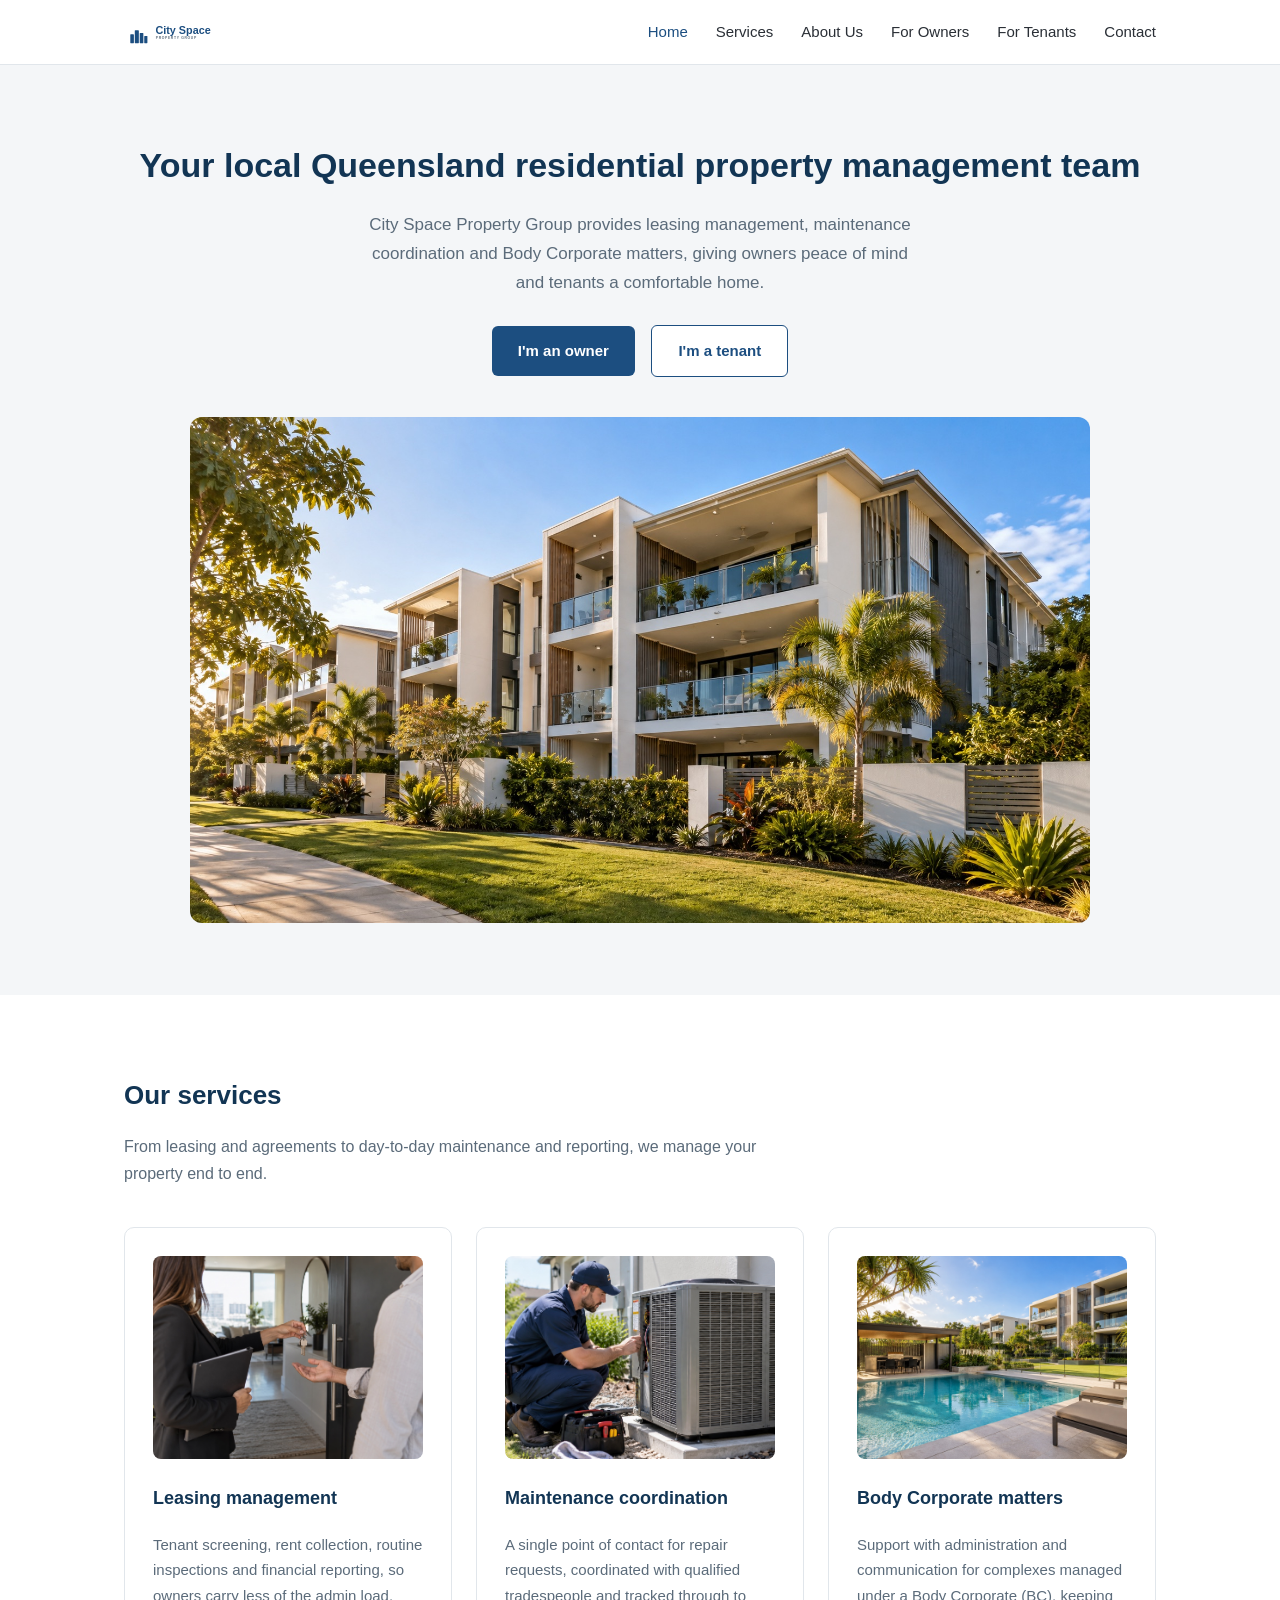
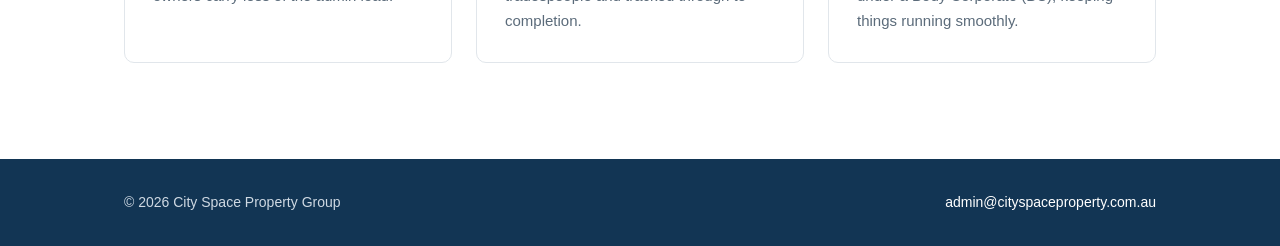
<file: index.html>
<!DOCTYPE html>
<html lang="en">
<head>
<meta charset="UTF-8">
<meta name="viewport" content="width=device-width, initial-scale=1.0">
<title>City Space Property Group | QLD Residential Property Management</title>
<meta name="description" content="City Space Property Group provides residential property management services across Queensland, covering leasing management, maintenance coordination and Body Corporate matters.">
<link rel="icon" href="logo.svg" type="image/svg+xml">
<link rel="stylesheet" href="style.css">
</head>
<body>
<header class="site-header">
  <div class="container">
    <a class="brand" href="index.html">
      <img src="logo.svg" alt="City Space Property Group">
    </a>
    <nav>
      <ul>
        <li><a href="index.html" class="active">Home</a></li>
        <li><a href="services.html">Services</a></li>
        <li><a href="about.html">About Us</a></li>
        <li><a href="owners.html">For Owners</a></li>
        <li><a href="tenants.html">For Tenants</a></li>
        <li><a href="contact.html">Contact</a></li>
      </ul>
    </nav>
  </div>
</header>

<section class="hero">
  <div class="container">
    <h1>Your local Queensland residential property management team</h1>
    <p>City Space Property Group provides leasing management, maintenance coordination and Body Corporate matters, giving owners peace of mind and tenants a comfortable home.</p>
    <a class="btn btn-primary" href="owners.html">I'm an owner</a>
    <a class="btn btn-secondary" href="tenants.html">I'm a tenant</a>
    <img class="hero-image" src="images/home-hero.jpg" alt="Modern Queensland apartment building exterior">
  </div>
</section>

<section class="page">
  <div class="container">
    <h2>Our services</h2>
    <p class="lead">From leasing and agreements to day-to-day maintenance and reporting, we manage your property end to end.</p>
    <div class="grid-3">
      <div class="card">
        <img src="images/service-leasing.jpg" alt="Agent handing over keys to a tenant">
        <h3>Leasing management</h3>
        <p>Tenant screening, rent collection, routine inspections and financial reporting, so owners carry less of the admin load.</p>
      </div>
      <div class="card">
        <img src="images/service-maintenance.jpg" alt="Technician inspecting an air-conditioning unit">
        <h3>Maintenance coordination</h3>
        <p>A single point of contact for repair requests, coordinated with qualified tradespeople and tracked through to completion.</p>
      </div>
      <div class="card">
        <img src="images/service-bc.jpg" alt="Shared common area of an apartment complex">
        <h3>Body Corporate matters</h3>
        <p>Support with administration and communication for complexes managed under a Body Corporate (BC), keeping things running smoothly.</p>
      </div>
    </div>
  </div>
</section>

<footer class="site-footer">
  <div class="container">
    <span>&copy; 2026 City Space Property Group</span>
    <span><a href="mailto:admin@cityspaceproperty.com.au">admin@cityspaceproperty.com.au</a></span>
  </div>
</footer>
</body>
</html>
</file>
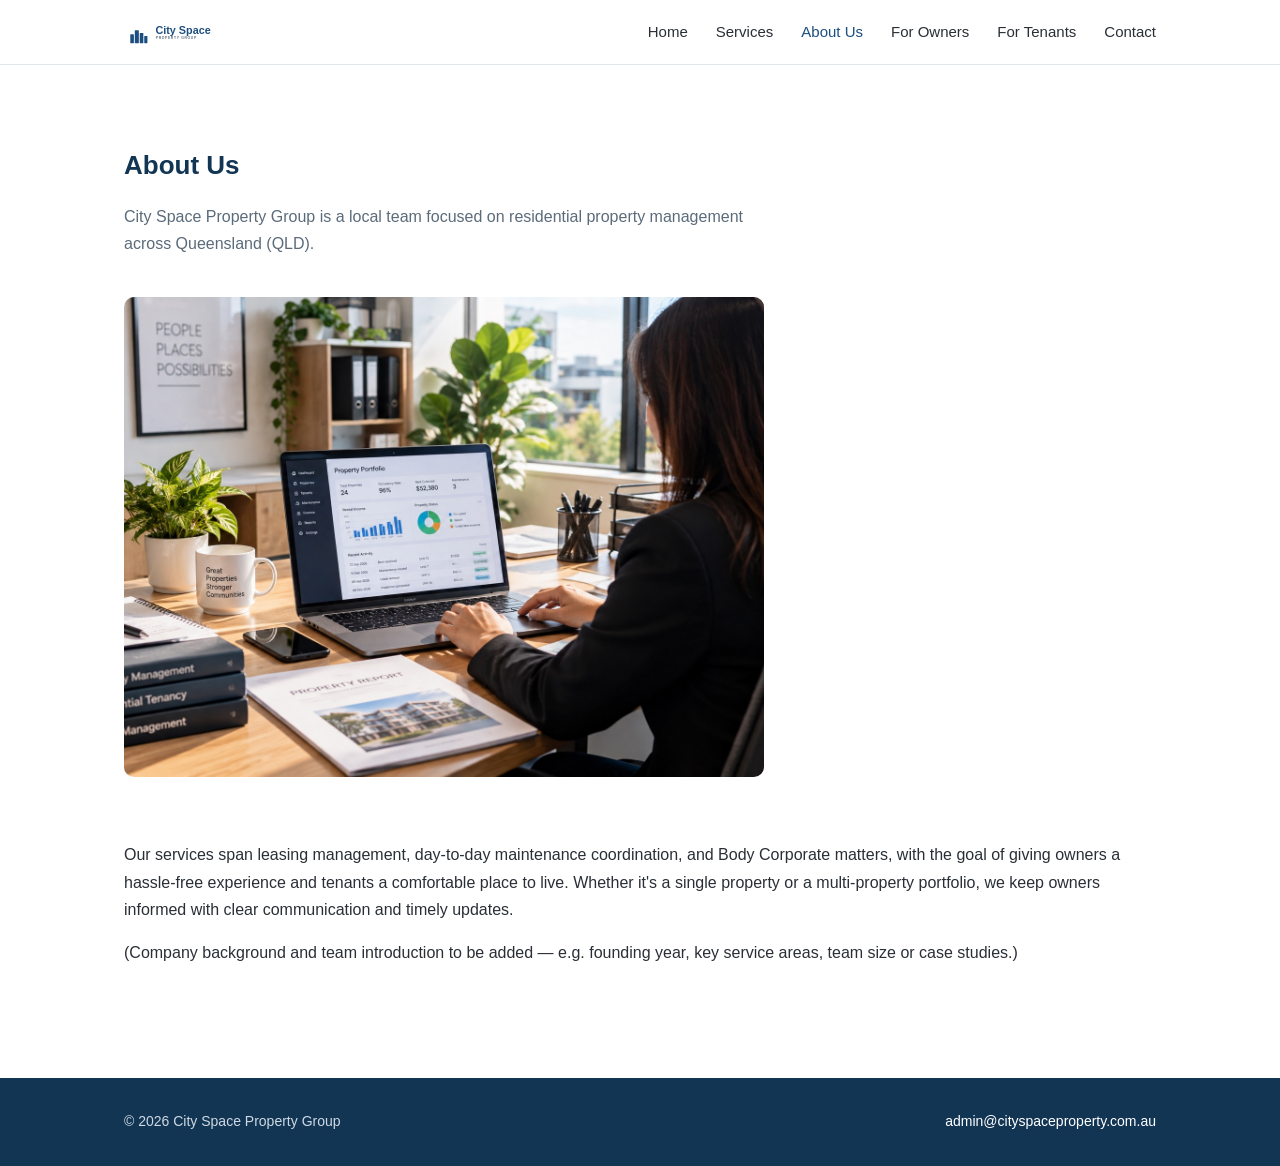
<file: about.html>
<!DOCTYPE html>
<html lang="en">
<head>
<meta charset="UTF-8">
<meta name="viewport" content="width=device-width, initial-scale=1.0">
<title>About Us | City Space Property Group</title>
<link rel="icon" href="logo.svg" type="image/svg+xml">
<link rel="stylesheet" href="style.css">
</head>
<body>
<header class="site-header">
  <div class="container">
    <a class="brand" href="index.html">
      <img src="logo.svg" alt="City Space Property Group">
    </a>
    <nav>
      <ul>
        <li><a href="index.html">Home</a></li>
        <li><a href="services.html">Services</a></li>
        <li><a href="about.html" class="active">About Us</a></li>
        <li><a href="owners.html">For Owners</a></li>
        <li><a href="tenants.html">For Tenants</a></li>
        <li><a href="contact.html">Contact</a></li>
      </ul>
    </nav>
  </div>
</header>

<section class="page">
  <div class="container">
    <h2>About Us</h2>
    <p class="lead">City Space Property Group is a local team focused on residential property management across Queensland (QLD).</p>
    <img class="photo-single" src="images/about-office.jpg" alt="Property manager reviewing a property report in the office">
    <p>Our services span leasing management, day-to-day maintenance coordination, and Body Corporate matters, with the goal of giving owners a hassle-free experience and tenants a comfortable place to live. Whether it's a single property or a multi-property portfolio, we keep owners informed with clear communication and timely updates.</p>
    <p>(Company background and team introduction to be added — e.g. founding year, key service areas, team size or case studies.)</p>
  </div>
</section>

<footer class="site-footer">
  <div class="container">
    <span>&copy; 2026 City Space Property Group</span>
    <span><a href="mailto:admin@cityspaceproperty.com.au">admin@cityspaceproperty.com.au</a></span>
  </div>
</footer>
</body>
</html>
</file>
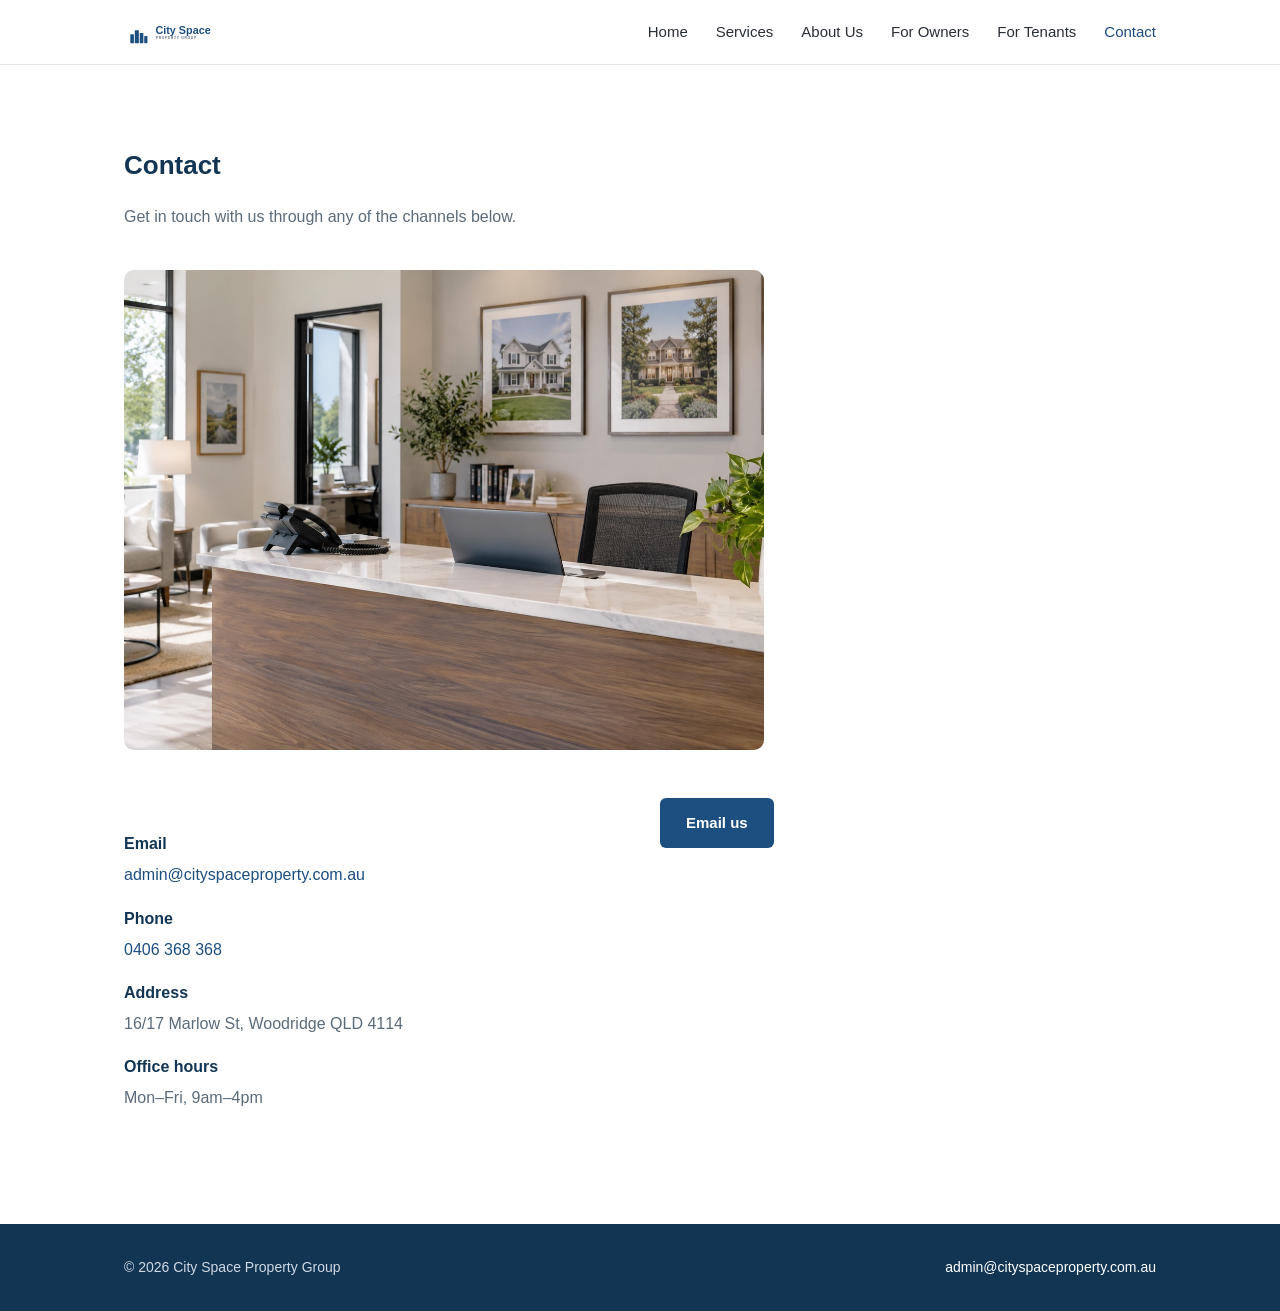
<file: contact.html>
<!DOCTYPE html>
<html lang="en">
<head>
<meta charset="UTF-8">
<meta name="viewport" content="width=device-width, initial-scale=1.0">
<title>Contact | City Space Property Group</title>
<link rel="icon" href="logo.svg" type="image/svg+xml">
<link rel="stylesheet" href="style.css">
</head>
<body>
<header class="site-header">
  <div class="container">
    <a class="brand" href="index.html">
      <img src="logo.svg" alt="City Space Property Group">
    </a>
    <nav>
      <ul>
        <li><a href="index.html">Home</a></li>
        <li><a href="services.html">Services</a></li>
        <li><a href="about.html">About Us</a></li>
        <li><a href="owners.html">For Owners</a></li>
        <li><a href="tenants.html">For Tenants</a></li>
        <li><a href="contact.html" class="active">Contact</a></li>
      </ul>
    </nav>
  </div>
</header>

<section class="page">
  <div class="container">
    <h2>Contact</h2>
    <p class="lead">Get in touch with us through any of the channels below.</p>
    <img class="photo-single" src="images/contact-office.jpg" alt="Property management office reception desk">
    <div class="contact-block">
      <dl class="contact-info">
        <dt>Email</dt>
        <dd><a href="mailto:admin@cityspaceproperty.com.au">admin@cityspaceproperty.com.au</a></dd>
        <dt>Phone</dt>
        <dd><a href="tel:0406368368">0406 368 368</a></dd>
        <dt>Address</dt>
        <dd>16/17 Marlow St, Woodridge QLD 4114</dd>
        <dt>Office hours</dt>
        <dd>Mon&ndash;Fri, 9am&ndash;4pm</dd>
      </dl>
      <div>
        <a class="btn btn-primary" href="mailto:admin@cityspaceproperty.com.au">Email us</a>
      </div>
    </div>
  </div>
</section>

<footer class="site-footer">
  <div class="container">
    <span>&copy; 2026 City Space Property Group</span>
    <span><a href="mailto:admin@cityspaceproperty.com.au">admin@cityspaceproperty.com.au</a></span>
  </div>
</footer>
</body>
</html>
</file>
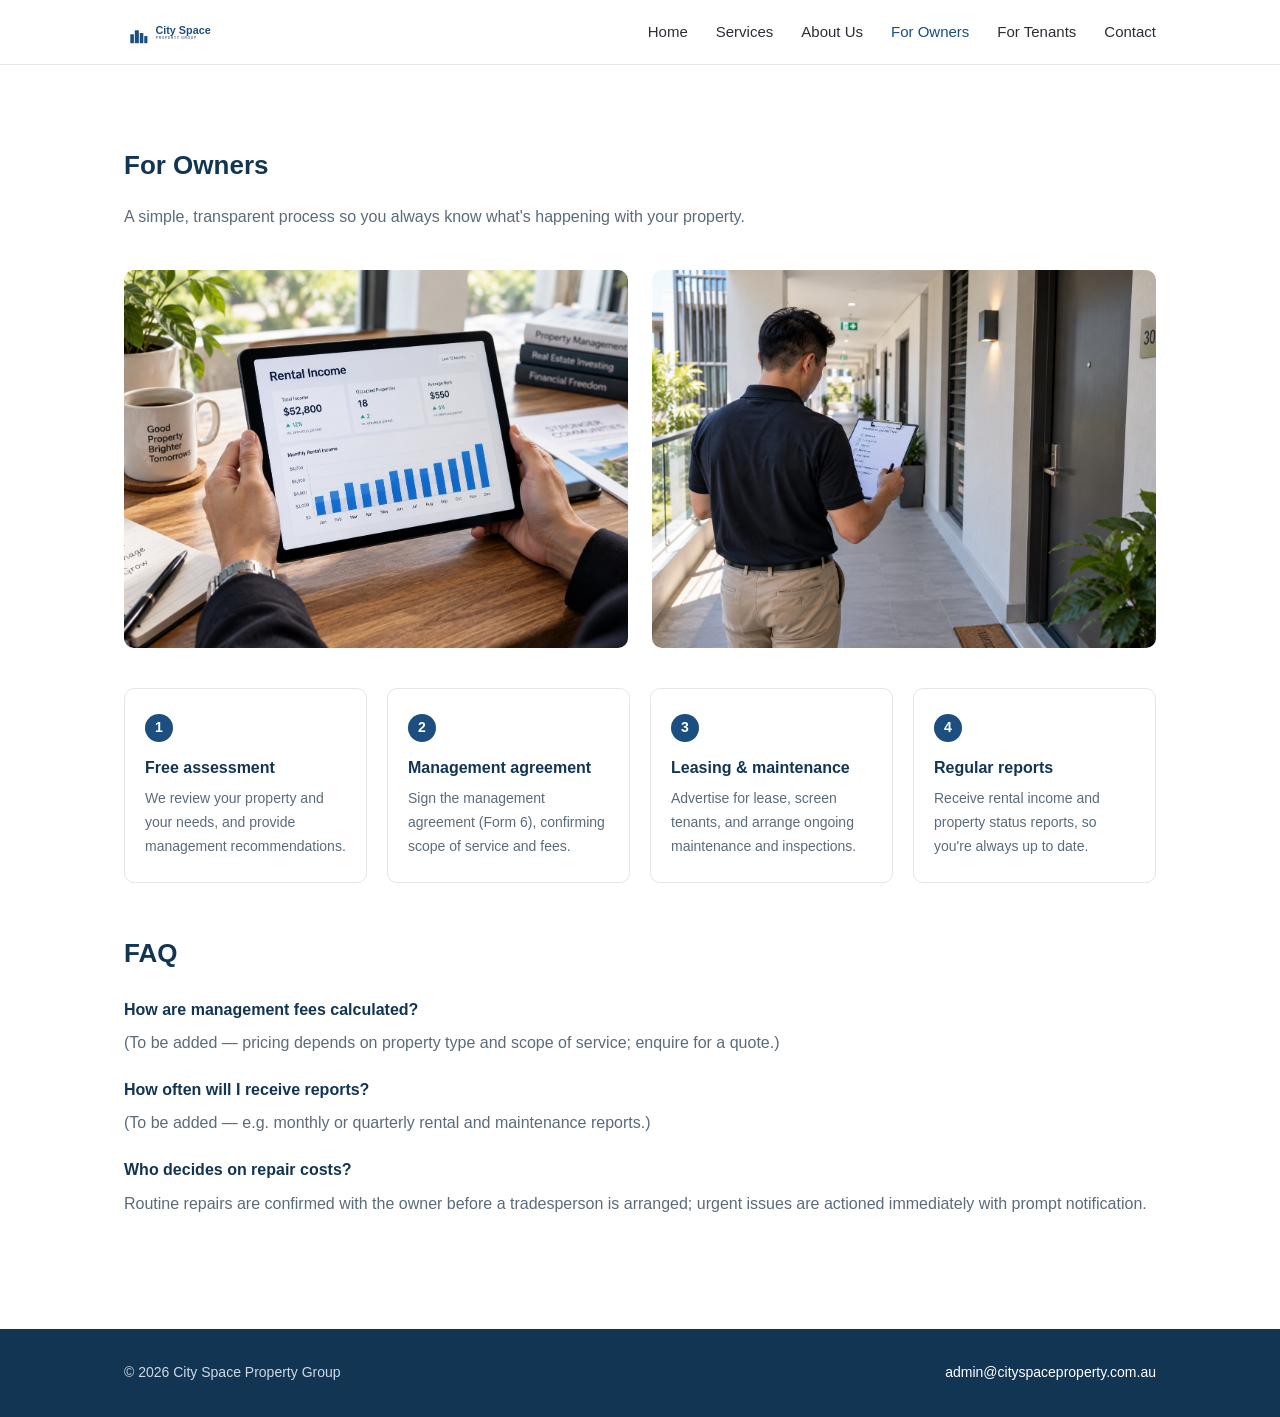
<file: owners.html>
<!DOCTYPE html>
<html lang="en">
<head>
<meta charset="UTF-8">
<meta name="viewport" content="width=device-width, initial-scale=1.0">
<title>For Owners | City Space Property Group</title>
<link rel="icon" href="logo.svg" type="image/svg+xml">
<link rel="stylesheet" href="style.css">
</head>
<body>
<header class="site-header">
  <div class="container">
    <a class="brand" href="index.html">
      <img src="logo.svg" alt="City Space Property Group">
    </a>
    <nav>
      <ul>
        <li><a href="index.html">Home</a></li>
        <li><a href="services.html">Services</a></li>
        <li><a href="about.html">About Us</a></li>
        <li><a href="owners.html" class="active">For Owners</a></li>
        <li><a href="tenants.html">For Tenants</a></li>
        <li><a href="contact.html">Contact</a></li>
      </ul>
    </nav>
  </div>
</header>

<section class="page">
  <div class="container">
    <h2>For Owners</h2>
    <p class="lead">A simple, transparent process so you always know what's happening with your property.</p>
    <div class="photo-row">
      <img src="images/owners-report.jpg" alt="Tablet showing a rental income chart">
      <img src="images/owners-inspection.jpg" alt="Property inspector walking an apartment corridor with a checklist">
    </div>
    <ul class="steps">
      <li><h3>Free assessment</h3><p>We review your property and your needs, and provide management recommendations.</p></li>
      <li><h3>Management agreement</h3><p>Sign the management agreement (Form 6), confirming scope of service and fees.</p></li>
      <li><h3>Leasing &amp; maintenance</h3><p>Advertise for lease, screen tenants, and arrange ongoing maintenance and inspections.</p></li>
      <li><h3>Regular reports</h3><p>Receive rental income and property status reports, so you're always up to date.</p></li>
    </ul>

    <h2 style="margin-top:48px;">FAQ</h2>
    <dl class="faq">
      <dt>How are management fees calculated?</dt>
      <dd>(To be added — pricing depends on property type and scope of service; enquire for a quote.)</dd>
      <dt>How often will I receive reports?</dt>
      <dd>(To be added — e.g. monthly or quarterly rental and maintenance reports.)</dd>
      <dt>Who decides on repair costs?</dt>
      <dd>Routine repairs are confirmed with the owner before a tradesperson is arranged; urgent issues are actioned immediately with prompt notification.</dd>
    </dl>
  </div>
</section>

<footer class="site-footer">
  <div class="container">
    <span>&copy; 2026 City Space Property Group</span>
    <span><a href="mailto:admin@cityspaceproperty.com.au">admin@cityspaceproperty.com.au</a></span>
  </div>
</footer>
</body>
</html>
</file>
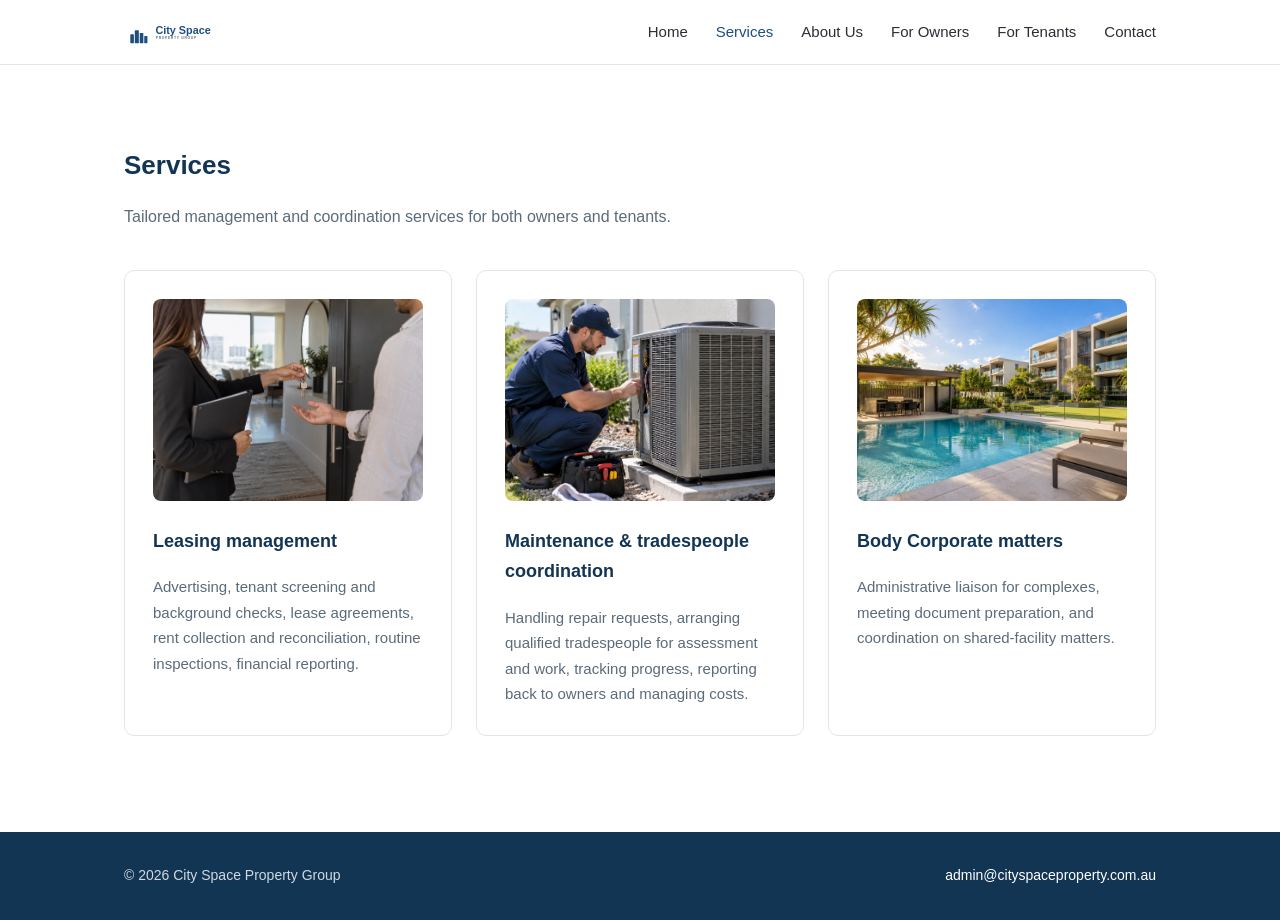
<file: services.html>
<!DOCTYPE html>
<html lang="en">
<head>
<meta charset="UTF-8">
<meta name="viewport" content="width=device-width, initial-scale=1.0">
<title>Services | City Space Property Group</title>
<link rel="icon" href="logo.svg" type="image/svg+xml">
<link rel="stylesheet" href="style.css">
</head>
<body>
<header class="site-header">
  <div class="container">
    <a class="brand" href="index.html">
      <img src="logo.svg" alt="City Space Property Group">
    </a>
    <nav>
      <ul>
        <li><a href="index.html">Home</a></li>
        <li><a href="services.html" class="active">Services</a></li>
        <li><a href="about.html">About Us</a></li>
        <li><a href="owners.html">For Owners</a></li>
        <li><a href="tenants.html">For Tenants</a></li>
        <li><a href="contact.html">Contact</a></li>
      </ul>
    </nav>
  </div>
</header>

<section class="page">
  <div class="container">
    <h2>Services</h2>
    <p class="lead">Tailored management and coordination services for both owners and tenants.</p>
    <div class="grid-3">
      <div class="card">
        <img src="images/service-leasing.jpg" alt="Agent handing over keys to a tenant">
        <h3>Leasing management</h3>
        <p>Advertising, tenant screening and background checks, lease agreements, rent collection and reconciliation, routine inspections, financial reporting.</p>
      </div>
      <div class="card">
        <img src="images/service-maintenance.jpg" alt="Technician inspecting an air-conditioning unit">
        <h3>Maintenance &amp; tradespeople coordination</h3>
        <p>Handling repair requests, arranging qualified tradespeople for assessment and work, tracking progress, reporting back to owners and managing costs.</p>
      </div>
      <div class="card">
        <img src="images/service-bc.jpg" alt="Shared common area of an apartment complex">
        <h3>Body Corporate matters</h3>
        <p>Administrative liaison for complexes, meeting document preparation, and coordination on shared-facility matters.</p>
      </div>
    </div>
  </div>
</section>

<footer class="site-footer">
  <div class="container">
    <span>&copy; 2026 City Space Property Group</span>
    <span><a href="mailto:admin@cityspaceproperty.com.au">admin@cityspaceproperty.com.au</a></span>
  </div>
</footer>
</body>
</html>
</file>
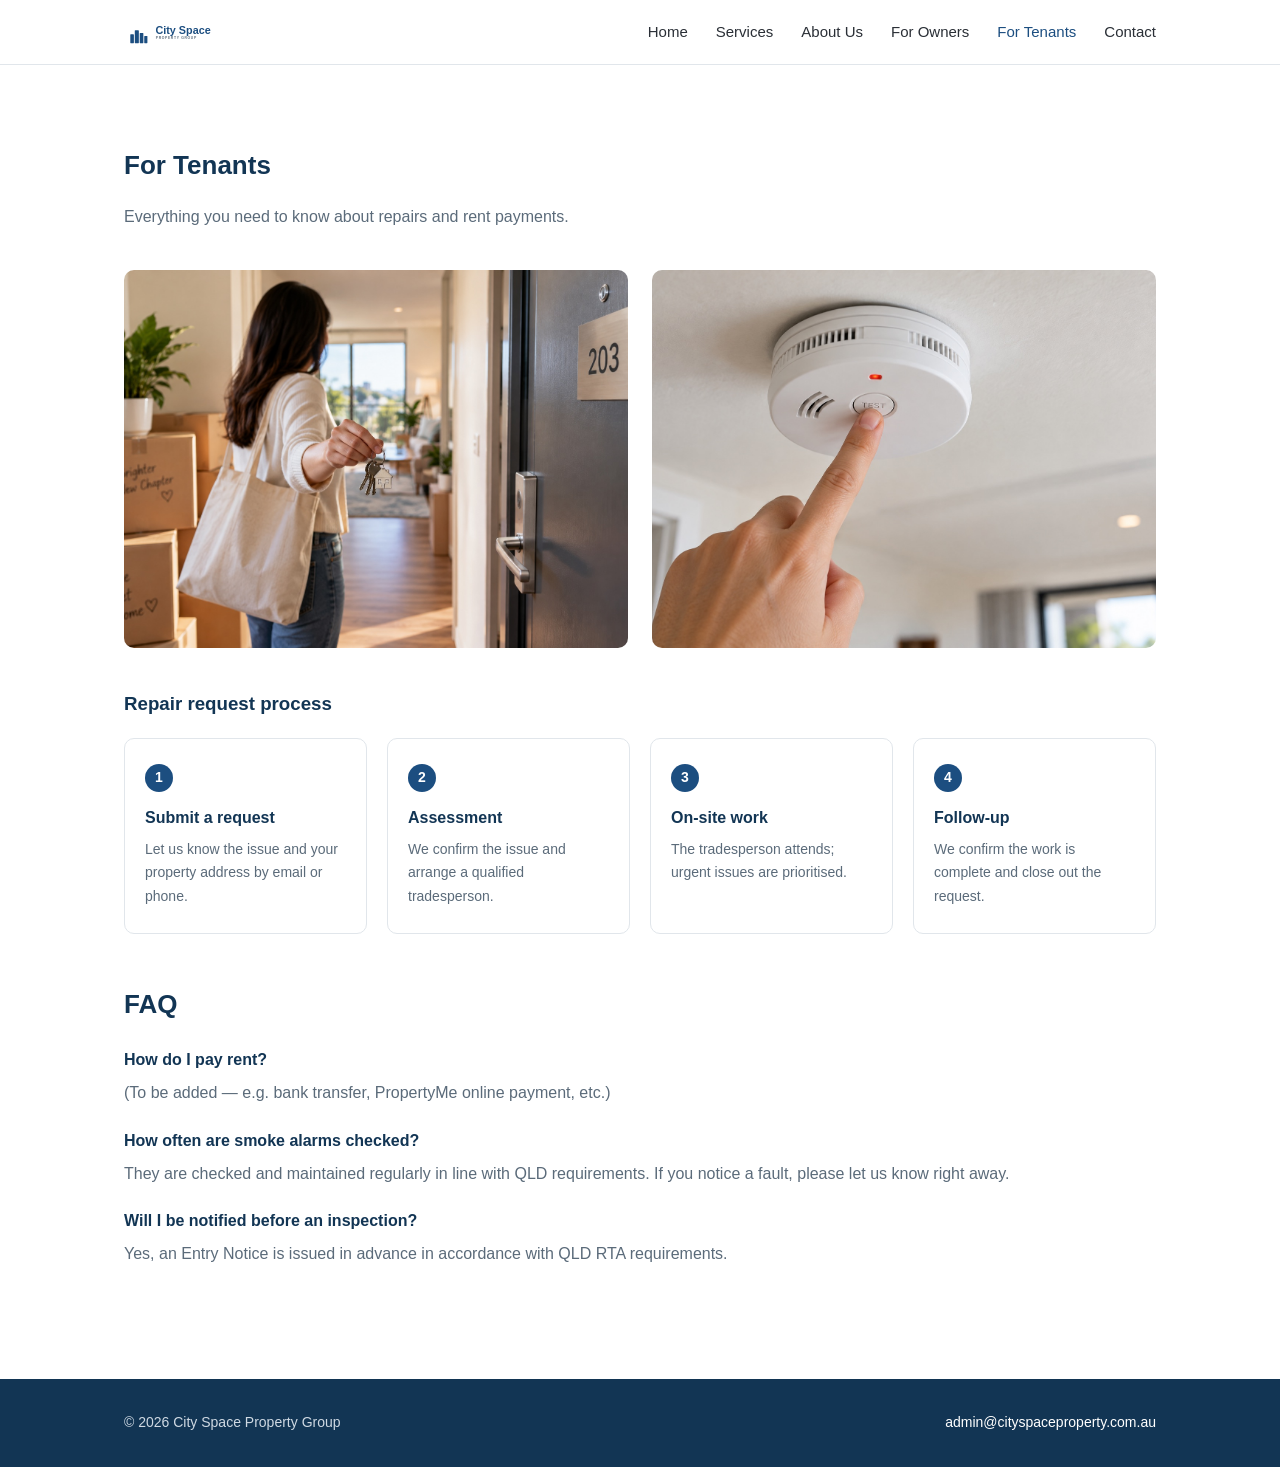
<file: tenants.html>
<!DOCTYPE html>
<html lang="en">
<head>
<meta charset="UTF-8">
<meta name="viewport" content="width=device-width, initial-scale=1.0">
<title>For Tenants | City Space Property Group</title>
<link rel="icon" href="logo.svg" type="image/svg+xml">
<link rel="stylesheet" href="style.css">
</head>
<body>
<header class="site-header">
  <div class="container">
    <a class="brand" href="index.html">
      <img src="logo.svg" alt="City Space Property Group">
    </a>
    <nav>
      <ul>
        <li><a href="index.html">Home</a></li>
        <li><a href="services.html">Services</a></li>
        <li><a href="about.html">About Us</a></li>
        <li><a href="owners.html">For Owners</a></li>
        <li><a href="tenants.html" class="active">For Tenants</a></li>
        <li><a href="contact.html">Contact</a></li>
      </ul>
    </nav>
  </div>
</header>

<section class="page">
  <div class="container">
    <h2>For Tenants</h2>
    <p class="lead">Everything you need to know about repairs and rent payments.</p>
    <div class="photo-row">
      <img src="images/tenants-movein.jpg" alt="Tenant holding new house keys at move-in">
      <img src="images/tenants-smokealarm.jpg" alt="Testing a ceiling smoke alarm">
    </div>

    <h3 style="color:var(--brand-dark);">Repair request process</h3>
    <ul class="steps">
      <li><h3>Submit a request</h3><p>Let us know the issue and your property address by email or phone.</p></li>
      <li><h3>Assessment</h3><p>We confirm the issue and arrange a qualified tradesperson.</p></li>
      <li><h3>On-site work</h3><p>The tradesperson attends; urgent issues are prioritised.</p></li>
      <li><h3>Follow-up</h3><p>We confirm the work is complete and close out the request.</p></li>
    </ul>

    <h2 style="margin-top:48px;">FAQ</h2>
    <dl class="faq">
      <dt>How do I pay rent?</dt>
      <dd>(To be added — e.g. bank transfer, PropertyMe online payment, etc.)</dd>
      <dt>How often are smoke alarms checked?</dt>
      <dd>They are checked and maintained regularly in line with QLD requirements. If you notice a fault, please let us know right away.</dd>
      <dt>Will I be notified before an inspection?</dt>
      <dd>Yes, an Entry Notice is issued in advance in accordance with QLD RTA requirements.</dd>
    </dl>
  </div>
</section>

<footer class="site-footer">
  <div class="container">
    <span>&copy; 2026 City Space Property Group</span>
    <span><a href="mailto:admin@cityspaceproperty.com.au">admin@cityspaceproperty.com.au</a></span>
  </div>
</footer>
</body>
</html>
</file>
<file: style.css>
:root {
  --brand: #1c4e80;
  --brand-dark: #123554;
  --text-main: #2a2f36;
  --text-muted: #5b6b7a;
  --bg-soft: #f4f6f8;
  --border: #e1e6eb;
}

* { box-sizing: border-box; }

body {
  margin: 0;
  font-family: "Noto Sans TC", "Helvetica Neue", Arial, sans-serif;
  color: var(--text-main);
  line-height: 1.7;
}

a { color: var(--brand); text-decoration: none; }
a:hover { text-decoration: underline; }

.container {
  max-width: 1080px;
  margin: 0 auto;
  padding: 0 24px;
}

header.site-header {
  border-bottom: 1px solid var(--border);
  position: sticky;
  top: 0;
  background: #fff;
  z-index: 10;
}

.site-header .container {
  display: flex;
  align-items: center;
  justify-content: space-between;
  padding-top: 14px;
  padding-bottom: 14px;
}

.brand {
  display: flex;
  align-items: center;
  gap: 10px;
}

.brand img { height: 36px; }

nav ul {
  list-style: none;
  display: flex;
  gap: 28px;
  margin: 0;
  padding: 0;
}

nav a {
  color: var(--text-main);
  font-size: 15px;
}

nav a.active, nav a:hover { color: var(--brand); }

.nav-toggle { display: none; }

.hero {
  background: var(--bg-soft);
  padding: 72px 0;
  text-align: center;
}

.hero h1 {
  font-size: 34px;
  margin: 0 0 16px;
  color: var(--brand-dark);
}

.hero p {
  font-size: 17px;
  color: var(--text-muted);
  max-width: 560px;
  margin: 0 auto 28px;
}

.btn {
  display: inline-block;
  padding: 12px 26px;
  border-radius: 6px;
  font-weight: 600;
  font-size: 15px;
}

.btn-primary {
  background: var(--brand);
  color: #fff;
}
.btn-primary:hover { background: var(--brand-dark); text-decoration: none; }

.btn-secondary {
  background: #fff;
  color: var(--brand);
  border: 1px solid var(--brand);
  margin-left: 12px;
}
.btn-secondary:hover { background: var(--bg-soft); text-decoration: none; }

.hero-image {
  width: 100%;
  max-width: 900px;
  aspect-ratio: 16/9;
  object-fit: cover;
  border-radius: 12px;
  margin: 40px auto 0;
  display: block;
}

section.page {
  padding: 56px 0;
}

section.page h2 {
  font-size: 26px;
  color: var(--brand-dark);
  margin-bottom: 8px;
}

section.page .lead {
  color: var(--text-muted);
  margin-bottom: 40px;
  max-width: 640px;
}

.grid-3 {
  display: grid;
  grid-template-columns: repeat(3, 1fr);
  gap: 24px;
}

.card {
  border: 1px solid var(--border);
  border-radius: 10px;
  padding: 28px;
}

.card img {
  width: 100%;
  aspect-ratio: 4/3;
  object-fit: cover;
  border-radius: 8px;
  margin-bottom: 16px;
}

.card h3 {
  color: var(--brand-dark);
  margin-top: 0;
  font-size: 18px;
}

.card p { color: var(--text-muted); font-size: 15px; margin-bottom: 0; }

.photo-row {
  display: grid;
  grid-template-columns: repeat(2, 1fr);
  gap: 24px;
  margin-bottom: 40px;
}

.photo-row img {
  width: 100%;
  aspect-ratio: 4/3;
  object-fit: cover;
  border-radius: 10px;
}

.photo-single {
  width: 100%;
  max-width: 640px;
  border-radius: 10px;
  margin-bottom: 40px;
  aspect-ratio: 4/3;
  object-fit: cover;
}

.steps {
  list-style: none;
  padding: 0;
  margin: 0;
  counter-reset: step;
  display: grid;
  grid-template-columns: repeat(4, 1fr);
  gap: 20px;
}

.steps li {
  counter-increment: step;
  border: 1px solid var(--border);
  border-radius: 10px;
  padding: 24px 20px;
  position: relative;
}

.steps li::before {
  content: counter(step);
  display: inline-flex;
  align-items: center;
  justify-content: center;
  width: 28px;
  height: 28px;
  border-radius: 50%;
  background: var(--brand);
  color: #fff;
  font-size: 14px;
  font-weight: 700;
  margin-bottom: 12px;
}

.steps li h3 { font-size: 16px; margin: 0 0 6px; color: var(--brand-dark); }
.steps li p { font-size: 14px; color: var(--text-muted); margin: 0; }

.faq dt {
  font-weight: 700;
  color: var(--brand-dark);
  margin-top: 20px;
}
.faq dd {
  margin: 6px 0 0;
  color: var(--text-muted);
}

.contact-block {
  display: grid;
  grid-template-columns: 1fr 1fr;
  gap: 40px;
}

.contact-info dt {
  font-weight: 700;
  color: var(--brand-dark);
  margin-top: 16px;
}
.contact-info dd { margin: 4px 0 0; color: var(--text-muted); }

footer.site-footer {
  background: var(--brand-dark);
  color: #cfd9e3;
  padding: 32px 0;
  margin-top: 40px;
}

footer.site-footer a { color: #fff; }
footer.site-footer .container {
  display: flex;
  justify-content: space-between;
  flex-wrap: wrap;
  gap: 12px;
  font-size: 14px;
}

@media (max-width: 760px) {
  nav ul { display: none; }
  .grid-3 { grid-template-columns: 1fr; }
  .steps { grid-template-columns: 1fr 1fr; }
  .contact-block { grid-template-columns: 1fr; }
  .hero h1 { font-size: 26px; }
  .photo-row { grid-template-columns: 1fr; }
}
</file>
